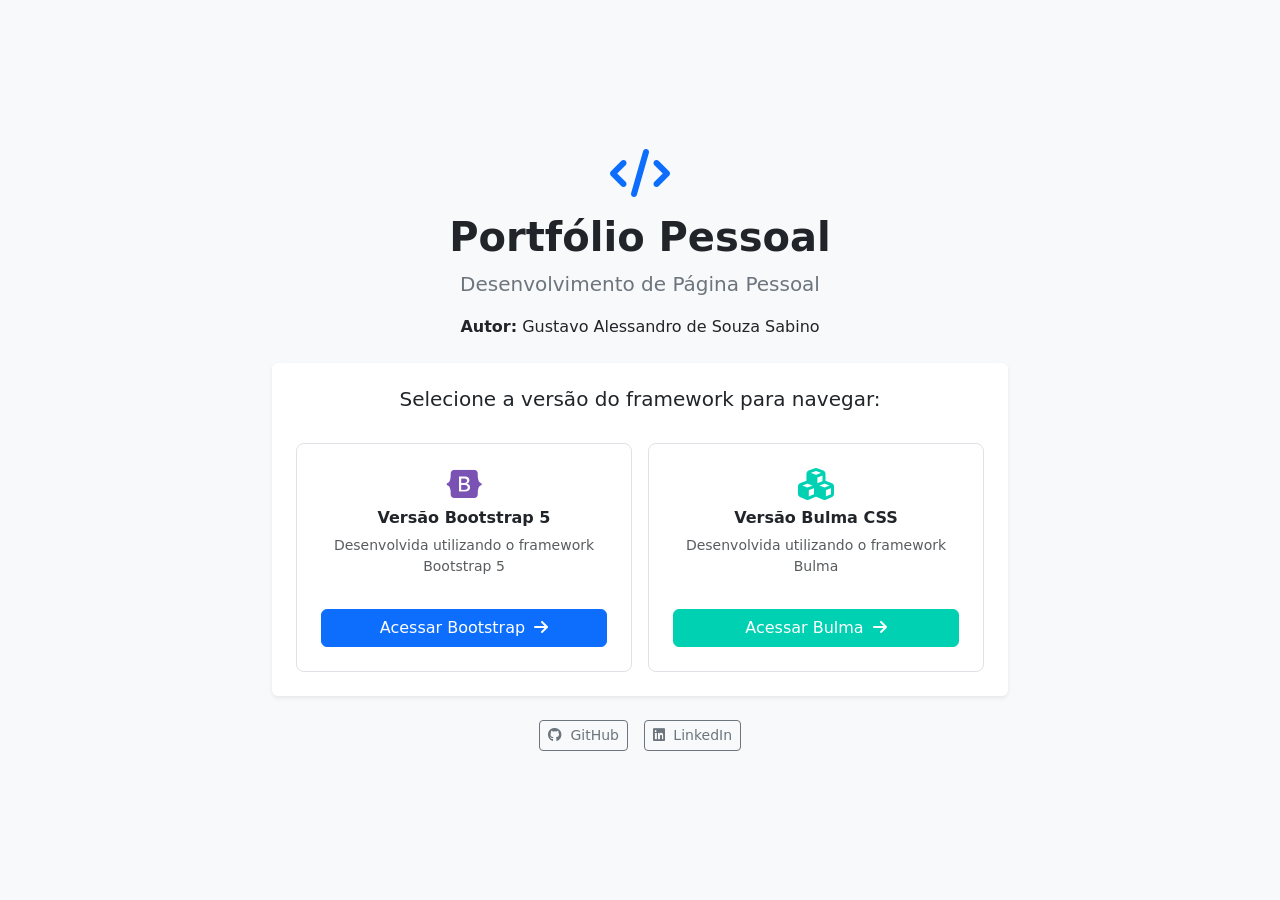
<file: index.html>
<!DOCTYPE html>
<html lang="pt-BR">
<head>
    <meta charset="UTF-8">
    <meta name="viewport" content="width=device-width, initial-scale=1.0">
    <title>Portfólio Web - Gustavo Alessandro</title>
    <!-- Bootstrap 5 CSS para a página inicial de seleção -->
    <link href="https://cdn.jsdelivr.net/npm/bootstrap@5.3.3/dist/css/bootstrap.min.css" rel="stylesheet">
    <link rel="stylesheet" href="https://cdnjs.cloudflare.com/ajax/libs/font-awesome/6.5.0/css/all.min.css">
</head>
<body class="bg-light d-flex align-items-center min-vh-100 py-5">
    <div class="container">
        <div class="row justify-content-center">
            <div class="col-12 col-md-10 col-lg-8 text-center">
                
                <div class="mb-4">
                    <i class="fa-solid fa-code fa-3x text-primary mb-3"></i>
                    <h1 class="fw-bold">Portfólio Pessoal</h1>
                    <p class="text-secondary lead">
                        Desenvolvimento de Página Pessoal
                    </p>
                    <p class="fw-medium text-dark"><strong>Autor:</strong> Gustavo Alessandro de Souza Sabino</p>
                </div>

                <div class="card shadow-sm border-0 mb-4">
                    <div class="card-body p-4">
                        <h2 class="h5 mb-3">Selecione a versão do framework para navegar:</h2>
                        
                        <div class="row g-3 mt-2">
                            <!-- Versão Bootstrap -->
                            <div class="col-12 col-md-6">
                                <div class="p-4 border rounded-3 bg-white h-100 d-flex flex-column justify-content-between">
                                    <div>
                                        <i class="fa-brands fa-bootstrap fa-2x text-purple mb-2" style="color: #7952b3;"></i>
                                        <h3 class="h6 fw-bold">Versão Bootstrap 5</h3>
                                        <p class="small text-muted">Desenvolvida utilizando o framework Bootstrap 5</p>
                                    </div>
                                    <a href="./bootstrap/index.html" class="btn btn-primary w-100 mt-3">
                                        Acessar Bootstrap <i class="fa-solid fa-arrow-right ms-1"></i>
                                    </a>
                                </div>
                            </div>

                            <!-- Versão Bulma -->
                            <div class="col-12 col-md-6">
                                <div class="p-4 border rounded-3 bg-white h-100 d-flex flex-column justify-content-between">
                                    <div>
                                        <i class="fa-solid fa-cubes fa-2x mb-2" style="color: #00d1b2;"></i>
                                        <h3 class="h6 fw-bold">Versão Bulma CSS</h3>
                                        <p class="small text-muted">Desenvolvida utilizando o framework Bulma</p>
                                    </div>
                                    <a href="./outro-framework/index.html" class="btn btn-dark w-100 mt-3" style="background-color: #00d1b2; border-color: #00d1b2;">
                                        Acessar Bulma <i class="fa-solid fa-arrow-right ms-1"></i>
                                    </a>
                                </div>
                            </div>
                        </div>
                    </div>
                </div>

                <div class="d-flex justify-content-center gap-3">
                    <a href="https://github.com/GUSTAVO-ALESSANDRO" target="_blank" class="btn btn-sm btn-outline-secondary">
                        <i class="fa-brands fa-github me-1"></i> GitHub
                    </a>
                    <a href="https://www.linkedin.com/in/gustavo-alessandro-de-souza-sabino-3167a1341" target="_blank" class="btn btn-sm btn-outline-secondary">
                        <i class="fa-brands fa-linkedin me-1"></i> LinkedIn
                    </a>
                </div>

            </div>
        </div>
    </div>
</body>
</html>
</file>
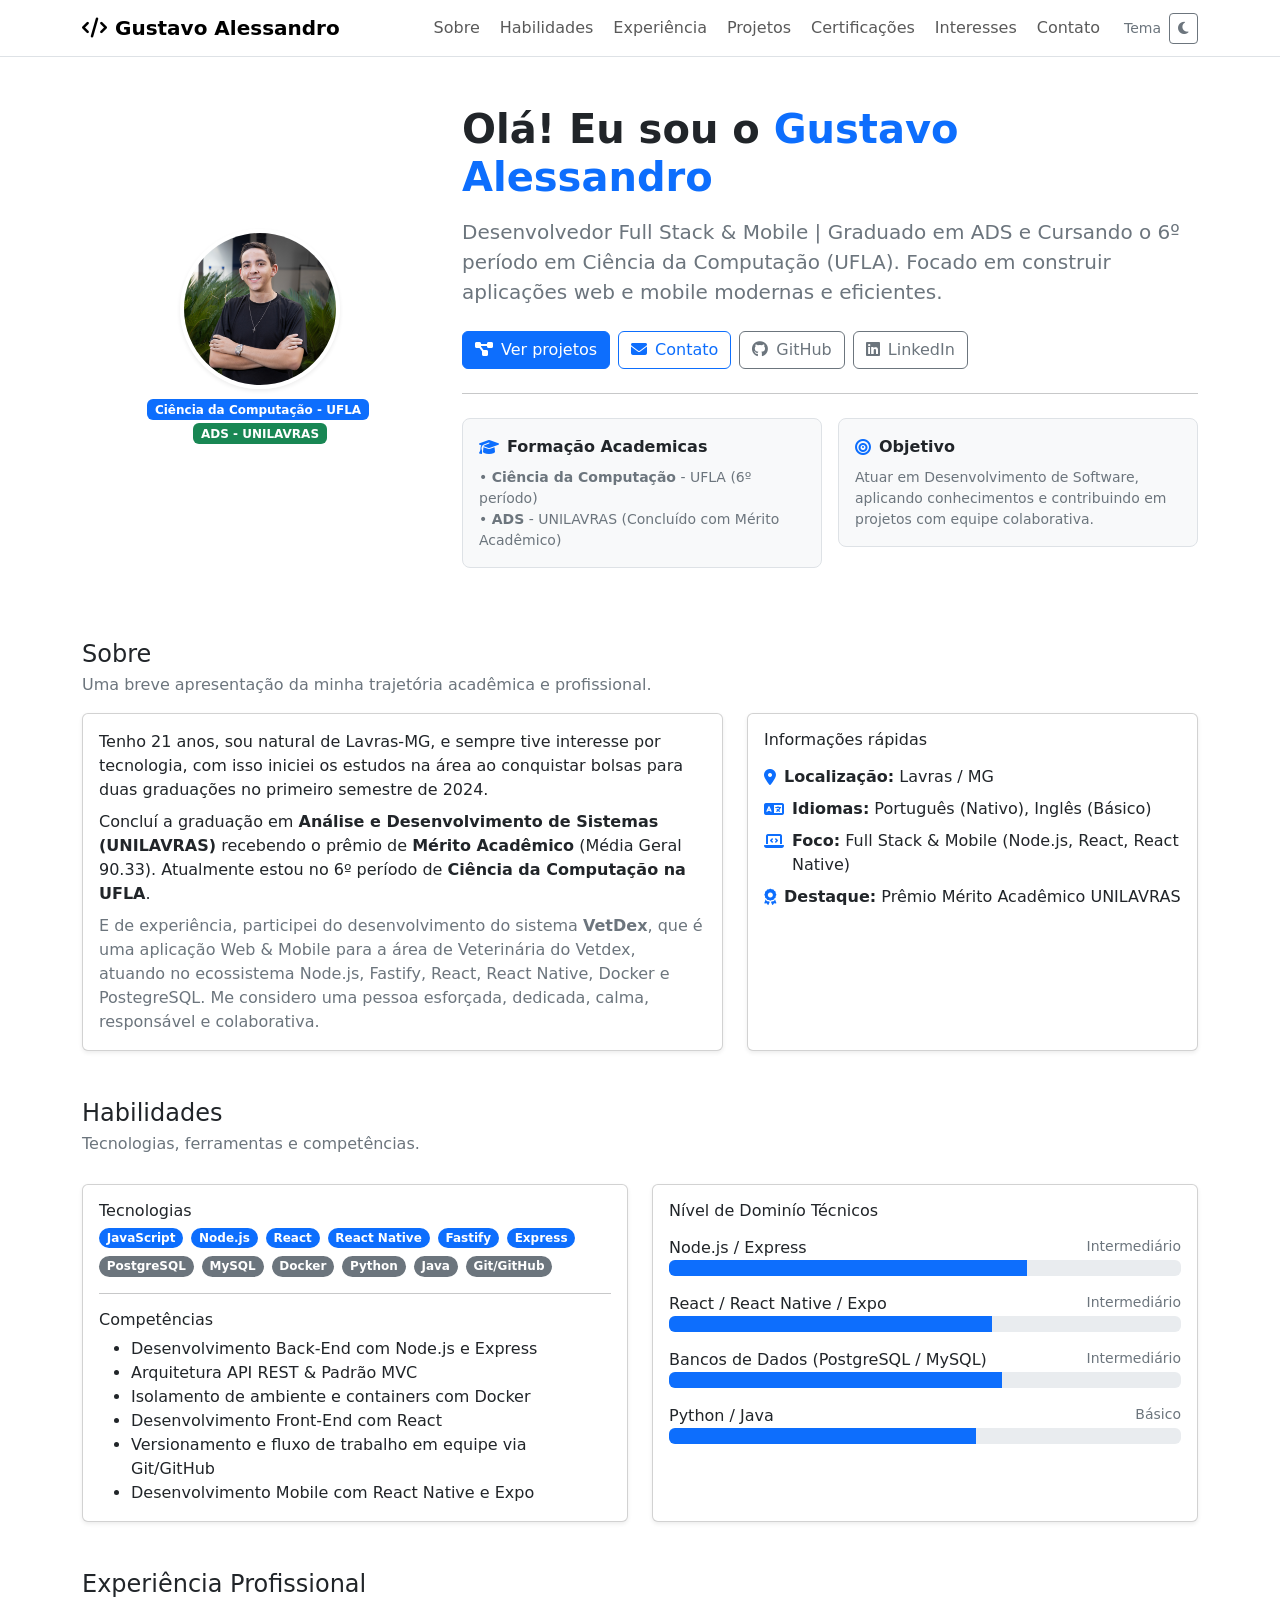
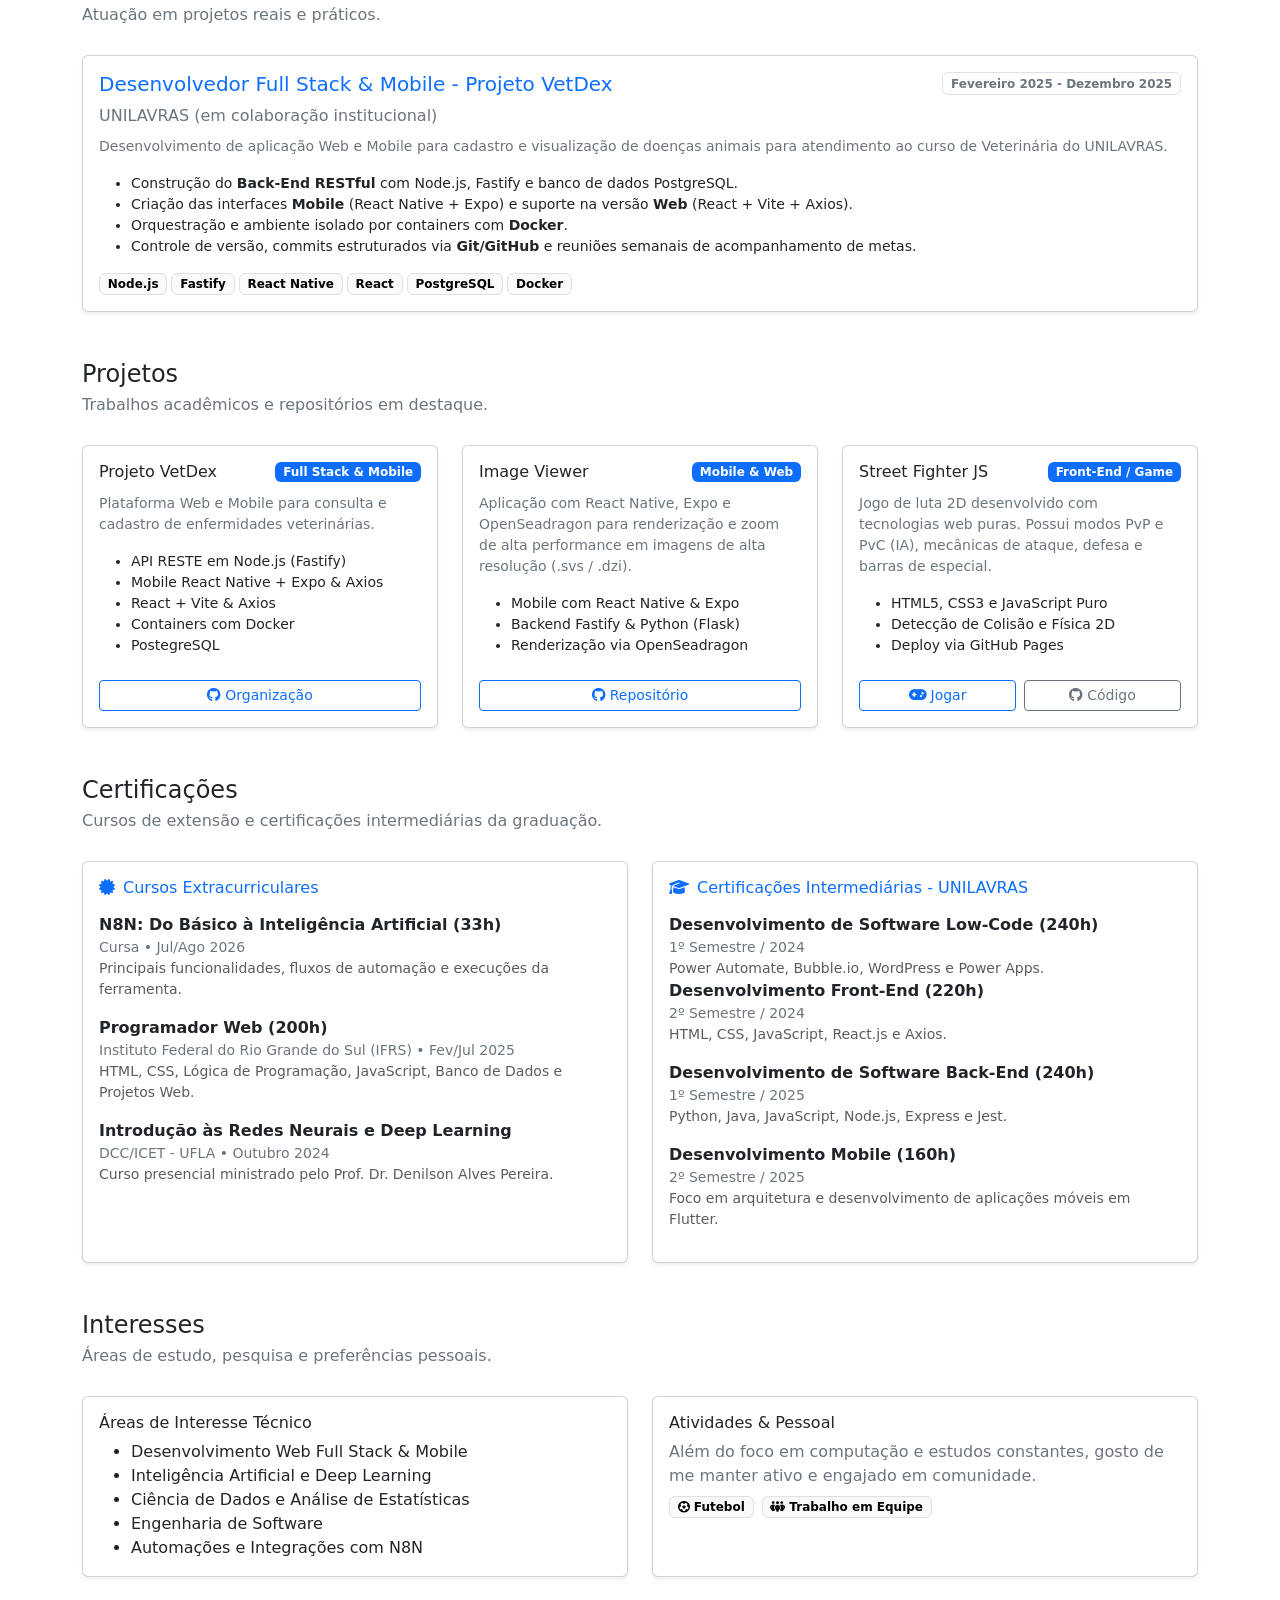
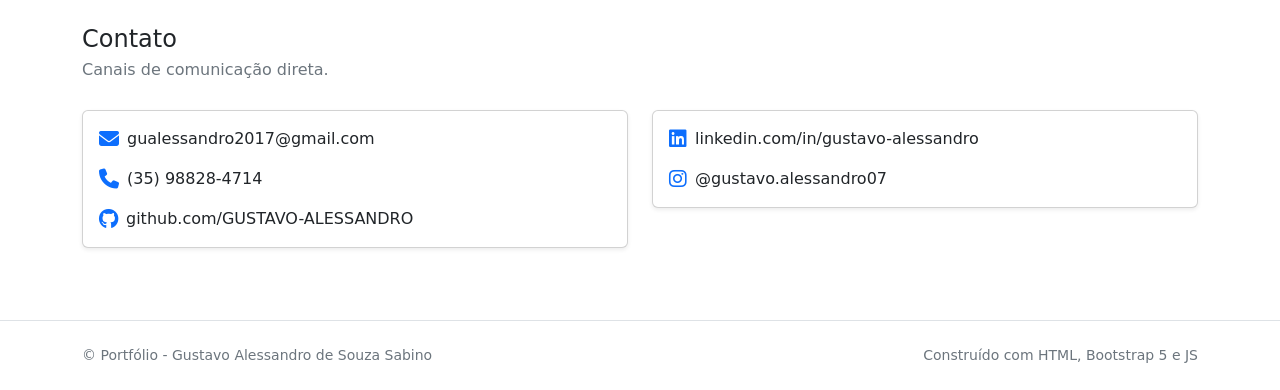
<file: bootstrap/index.html>
<!DOCTYPE html>
<html lang="pt-BR" data-bs-theme="light">
    <head>
        <meta charset="utf-8">
        <meta name="viewport" content="width=device-width, initial-scale=1.0">
        <title>Portfólio Gustavo Alessandro</title>

        <!-- Bootstrap 5 (CSS) -->
        <link href="https://cdn.jsdelivr.net/npm/bootstrap@5.3.3/dist/css/bootstrap.min.css" rel="stylesheet">

        <!-- Font Awesome (ícones) -->
        <link rel="stylesheet" href="https://cdnjs.cloudflare.com/ajax/libs/font-awesome/6.5.0/css/all.min.css">

        <!-- CSS do projeto (externo) -->
        <link rel="stylesheet" href="assets/css/styles.css">
    </head>
    <body class="bg-body">
        <!-- Navbar -->
        <nav class="navbar navbar-expand-lg border-bottom bg-body sticky-top">
            <div class="container">
                <a class="navbar-brand fw-semibold" href="#top">
                    <i class="fa-solid fa-code me-2"></i>Gustavo Alessandro
                </a>
                <button class="navbar-toggler" type="button" data-bs-toggle="collapse" data-bs-target="#navContent">
                    <span class="navbar-toggler-icon"></span>
                </button>
                <div class="collapse navbar-collapse" id="navContent">
                    <ul class="navbar-nav ms-auto gap-lg-1">
                        <li class="nav-item"><a class="nav-link" href="#sobre">Sobre</a></li>
                        <li class="nav-item"><a class="nav-link" href="#habilidades">Habilidades</a></li>
                        <li class="nav-item"><a class="nav-link" href="#experiencia">Experiência</a></li>
                        <li class="nav-item"><a class="nav-link" href="#projetos">Projetos</a></li>
                        <li class="nav-item"><a class="nav-link" href="#certificacoes">Certificações</a></li>
                        <li class="nav-item"><a class="nav-link" href="#interesses">Interesses</a></li>
                        <li class="nav-item"><a class="nav-link" href="#contato">Contato</a></li>
                    </ul>
                    <div class="ms-lg-3 d-flex align-items-center gap-2 py-2 py-lg-0">
                        <span class="small text-secondary d-none d-lg-inline">Tema</span>
                        <button id="themeToggle" class="btn btn-outline-secondary btn-sm" type="button" aria-label="Alternar tema">
                            <i class="fa-solid fa-moon"></i>
                        </button>
                    </div>
                </div>
            </div>
        </nav>

        <!-- Header / Informações Básicas -->
        <header id="top" class="py-5">
            <div class="container">
                <div class="row align-items-center g-4">
                    <div class="col-12 col-lg-4 text-center">
                        <img class="profile-img shadow-sm" src="assets/img/foto.png" alt="Foto de Gustavo Alessandro">
                        <div class="mt-2">
                            <span class="badge text-bg-primary me-1">Ciência da Computação - UFLA</span>
                            <span class="badge text-bg-success">ADS - UNILAVRAS</span>
                        </div>
                    </div>
                    <div class="col-12 col-lg-8">
                        <h1 class="display-6 fw-semibold mb-3">
                            Olá! Eu sou o <span class="text-primary">Gustavo Alessandro</span>
                        </h1>
                        <p class="lead text-secondary mb-4">
                            Desenvolvedor Full Stack & Mobile | Graduado em ADS e Cursando o 6º período em Ciência da Computação (UFLA). Focado em construir aplicações web e mobile modernas e eficientes.
                        </p>
                        <div class="d-flex flex-wrap gap-2">
                            <a class="btn btn-primary" href="#projetos">
                                <i class="fa-solid fa-diagram-project me-2"></i>Ver projetos
                            </a>
                            <a class="btn btn-outline-primary" href="#contato">
                                <i class="fa-solid fa-envelope me-2"></i>Contato
                            </a>
                            <a class="btn btn-outline-secondary" href="https://github.com/GUSTAVO-ALESSANDRO" target="_blank" rel="noreferrer">
                                <i class="fa-brands fa-github me-2"></i>GitHub
                            </a>
                            <a class="btn btn-outline-secondary" href="https://www.linkedin.com/in/gustavo-alessandro-de-souza-sabino-3167a1341" target="_blank" rel="noreferrer">
                                <i class="fa-brands fa-linkedin me-2"></i>LinkedIn
                            </a>
                        </div>
                        <hr class="my-4">
                        <div class="row g-3">
                            <div class="col-12 col-md-6">
                                <div class="p-3 rounded-3 border bg-body-tertiary">
                                    <div class="d-flex align-items-center gap-2 mb-2">
                                        <i class="fa-solid fa-graduation-cap text-primary"></i>
                                        <strong>Formação Academicas</strong>
                                    </div>
                                    <p class="mb-0 text-secondary small">
                                        • <strong>Ciência da Computação</strong> - UFLA (6º período)<br>
                                        • <strong>ADS</strong> - UNILAVRAS (Concluído com Mérito Acadêmico)
                                    </p>
                                </div>
                            </div>
                            <div class="col-12 col-md-6">
                                <div class="p-3 rounded-3 border bg-body-tertiary">
                                    <div class="d-flex align-items-center gap-2 mb-2">
                                        <i class="fa-solid fa-bullseye text-primary"></i>
                                        <strong>Objetivo</strong>
                                    </div>
                                    <p class="mb-0 text-secondary small">
                                        Atuar em Desenvolvimento de Software, aplicando conhecimentos e contribuindo em projetos com equipe colaborativa.
                                    </p>
                                </div>
                            </div>
                        </div>
                    </div>
                </div>
            </div>
        </header>

        <main class="pb-5">
            <!-- Sobre -->
            <section id="sobre" class="py-4">
                <div class="container">
                    <div class="mb-3">
                        <h2 class="h4 mb-1">Sobre</h2>
                        <p class="text-secondary mb-0">Uma breve apresentação da minha trajetória acadêmica e profissional.</p>
                    </div>
                    <div class="row g-4">
                        <div class="col-12 col-lg-7">
                            <div class="card shadow-sm h-100">
                                <div class="card-body">
                                    <p class="mb-2">
                                        Tenho 21 anos, sou natural de Lavras-MG, e sempre tive interesse por tecnologia, com isso iniciei os estudos na área ao conquistar bolsas para duas graduações no primeiro semestre de 2024.
                                    </p>
                                    <p class="mb-2">
                                        Concluí a graduação em <strong>Análise e Desenvolvimento de Sistemas (UNILAVRAS)</strong> recebendo o prêmio de <strong>Mérito Acadêmico</strong> (Média Geral 90.33). Atualmente estou no 6º período de <strong>Ciência da Computação na UFLA</strong>.
                                    </p>
                                    <p class="mb-0 text-secondary">
                                        E de experiência, participei do desenvolvimento do sistema <strong>VetDex</strong>, que é uma aplicação Web & Mobile para a área de Veterinária do Vetdex, atuando no ecossistema Node.js, Fastify, React, React Native, Docker e PostegreSQL. Me considero uma pessoa esforçada, dedicada, calma, responsável e colaborativa.
                                    </p>
                                </div>
                            </div>
                        </div>
                        <div class="col-12 col-lg-5">
                            <div class="card shadow-sm h-100">
                                <div class="card-body">
                                    <h3 class="h6 mb-3">Informações rápidas</h3>
                                    <ul class="list-unstyled mb-0">
                                        <li class="d-flex gap-2 mb-2">
                                            <i class="fa-solid fa-location-dot text-primary mt-1"></i>
                                            <div><strong>Localização:</strong> Lavras / MG</div>
                                        </li>
                                        <li class="d-flex gap-2 align-items-start mb-2">
                                            <i class="fa-solid fa-language mt-1 text-primary"></i>
                                            <div><strong>Idiomas:</strong> Português (Nativo), Inglês (Básico)</div>
                                        </li>
                                        <li class="d-flex gap-2 mb-2">
                                            <i class="fa-solid fa-laptop-code text-primary mt-1"></i>
                                            <div><strong>Foco:</strong> Full Stack & Mobile (Node.js, React, React Native)</div>
                                        </li>
                                        <li class="d-flex gap-2">
                                            <i class="fa-solid fa-award text-primary mt-1"></i>
                                            <div><strong>Destaque:</strong> Prêmio Mérito Acadêmico UNILAVRAS</div>
                                        </li>
                                    </ul>
                                </div>
                            </div>
                        </div>
                    </div>
                </div>
            </section>

            <!-- Habilidades -->
            <section id="habilidades" class="py-4">
                <div class="container">
                    <div class="section-title">
                        <h2 class="h4 mb-1">Habilidades</h2>
                        <p class="text-secondary mb-0">Tecnologias, ferramentas e competências.</p>
                    </div>
                    <div class="row g-4 mt-1">
                        <div class="col-12 col-lg-6">
                            <div class="card shadow-sm h-100">
                                <div class="card-body">
                                    <h3 class="h6">Tecnologias</h3>
                                    <div class="d-flex flex-wrap gap-2">
                                        <span class="badge rounded-pill text-bg-primary">JavaScript</span>
                                        <span class="badge rounded-pill text-bg-primary">Node.js</span>
                                        <span class="badge rounded-pill text-bg-primary">React</span>
                                        <span class="badge rounded-pill text-bg-primary">React Native</span>
                                        <span class="badge rounded-pill text-bg-primary">Fastify</span>
                                        <span class="badge rounded-pill text-bg-primary">Express</span>
                                        <span class="badge rounded-pill text-bg-secondary">PostgreSQL</span>
                                        <span class="badge rounded-pill text-bg-secondary">MySQL</span>
                                        <span class="badge rounded-pill text-bg-secondary">Docker</span>
                                        <span class="badge rounded-pill text-bg-secondary">Python</span>
                                        <span class="badge rounded-pill text-bg-secondary">Java</span>
                                        <span class="badge rounded-pill text-bg-secondary">Git/GitHub</span>
                                    </div>
                                    <hr>
                                    <h3 class="h6">Competências</h3>
                                    <ul class="mb-0">
                                        <li>Desenvolvimento Back-End com Node.js e Express</li>
                                        <li>Arquitetura API REST & Padrão MVC</li>
                                        <li>Isolamento de ambiente e containers com Docker</li>
                                        <li>Desenvolvimento Front-End com React</li>
                                        <li>Versionamento e fluxo de trabalho em equipe via Git/GitHub</li>
                                        <li>Desenvolvimento Mobile com React Native e Expo</li>
                                    </ul>
                                </div>
                            </div>
                        </div>
                        <div class="col-12 col-lg-6">
                            <div class="card shadow-sm h-100">
                                <div class="card-body">
                                    <h3 class="h6 mb-3">Nível de Dominío Técnicos</h3>
                                    
                                    <div class="mb-3">
                                        <div class="d-flex justify-content-between">
                                            <span>Node.js / Express </span><span class="text-secondary small">Intermediário</span>
                                        </div>
                                        <div class="progress" role="progressbar" aria-label="Backend Node" aria-valuenow="85" aria-valuemin="0" aria-valuemax="100">
                                            <div class="progress-bar" style="width: 70%"></div>
                                        </div>
                                    </div>

                                    <div class="mb-3">
                                        <div class="d-flex justify-content-between">
                                            <span>React / React Native / Expo</span><span class="text-secondary small">Intermediário</span>
                                        </div>
                                        <div class="progress" role="progressbar" aria-label="React e Mobile" aria-valuenow="80" aria-valuemin="0" aria-valuemax="100">
                                            <div class="progress-bar" style="width: 63%"></div>
                                        </div>
                                    </div>

                                    <div class="mb-3">
                                        <div class="d-flex justify-content-between">
                                            <span>Bancos de Dados (PostgreSQL / MySQL)</span><span class="text-secondary small">Intermediário</span>
                                        </div>
                                        <div class="progress" role="progressbar" aria-label="Bancos de Dados" aria-valuenow="75" aria-valuemin="0" aria-valuemax="100">
                                            <div class="progress-bar" style="width: 65%"></div>
                                        </div>
                                    </div>

                                    <div class="mb-0">
                                        <div class="d-flex justify-content-between">
                                            <span>Python / Java</span><span class="text-secondary small">Básico</span>
                                        </div>
                                        <div class="progress" role="progressbar" aria-label="Python e Java" aria-valuenow="65" aria-valuemin="0" aria-valuemax="100">
                                            <div class="progress-bar" style="width: 60%"></div>
                                        </div>
                                    </div>
                                </div>
                            </div>
                        </div>
                    </div>
                </div>
            </section>

            <!-- Experiência Profissional -->
            <section id="experiencia" class="py-4">
                <div class="container">
                    <div class="section-title">
                        <h2 class="h4 mb-1">Experiência Profissional</h2>
                        <p class="text-secondary mb-0">Atuação em projetos reais e práticos.</p>
                    </div>
                    <div class="row g-4 mt-1">
                        <div class="col-12">
                            <div class="card shadow-sm">
                                <div class="card-body">
                                    <div class="d-flex flex-column flex-md-row justify-content-between align-items-md-center mb-2">
                                        <h3 class="h5 mb-0 text-primary">Desenvolvedor Full Stack & Mobile - Projeto VetDex</h3>
                                        <span class="badge text-bg-outline border text-secondary">Fevereiro 2025 - Dezembro 2025</span>
                                    </div>
                                    <p class="fw-medium text-secondary mb-2">UNILAVRAS (em colaboração institucional)</p>
                                    <p class="small text-secondary mb-3">
                                        Desenvolvimento de aplicação Web e Mobile para cadastro e visualização de doenças animais para atendimento ao curso de Veterinária do UNILAVRAS.
                                    </p>
                                    <ul class="small mb-3">
                                        <li>Construção do <strong>Back-End RESTful</strong> com Node.js, Fastify e banco de dados PostgreSQL.</li>
                                        <li>Criação das interfaces <strong>Mobile</strong> (React Native + Expo) e suporte na versão <strong>Web</strong> (React + Vite + Axios).</li>
                                        <li>Orquestração e ambiente isolado por containers com <strong>Docker</strong>.</li>
                                        <li>Controle de versão, commits estruturados via <strong>Git/GitHub</strong> e reuniões semanais de acompanhamento de metas.</li>
                                    </ul>
                                    <div class="d-flex flex-wrap gap-1">
                                        <span class="badge text-bg-light border">Node.js</span>
                                        <span class="badge text-bg-light border">Fastify</span>
                                        <span class="badge text-bg-light border">React Native</span>
                                        <span class="badge text-bg-light border">React</span>
                                        <span class="badge text-bg-light border">PostgreSQL</span>
                                        <span class="badge text-bg-light border">Docker</span>
                                    </div>
                                </div>
                            </div>
                        </div>
                    </div>
                </div>
            </section>

            <!-- Projetos -->
            <section id="projetos" class="py-4">
                <div class="container">
                    <div class="section-title">
                        <h2 class="h4 mb-1">Projetos</h2>
                        <p class="text-secondary mb-0">Trabalhos acadêmicos e repositórios em destaque.</p>
                    </div>
                    <div class="row g-4 mt-1">
                        <!-- Projeto VetDex -->
                        <div class="col-12 col-md-6 col-lg-4">
                            <div class="card shadow-sm h-100">
                                <div class="card-body d-flex flex-column">
                                    <div class="d-flex align-items-start justify-content-between gap-2 mb-2">
                                        <h3 class="h6 mb-1">Projeto VetDex</h3>
                                        <span class="badge text-bg-primary">Full Stack & Mobile</span>
                                    </div>
                                    <p class="text-secondary small">
                                        Plataforma Web e Mobile para consulta e cadastro de enfermidades veterinárias.
                                    </p>
                                    <ul class="small mb-4">
                                        <li>API RESTE em Node.js (Fastify)</li>
                                        <li>Mobile React Native + Expo & Axios</li>
                                        <li>React + Vite & Axios</li>
                                        <li>Containers com Docker</li>
                                        <li>PostegreSQL</li>
                                    </ul>
                                    <div class="mt-auto d-flex gap-2">
                                        <a class="btn btn-sm btn-outline-primary w-100" href="https://github.com/Vetdex" target="_blank" rel="noreferrer">
                                            <i class="fa-brands fa-github me-1"></i>Organização
                                        </a>
                                    </div>
                                </div>
                            </div>
                        </div>

                        <!-- Projeto Image-Viewer -->
                        <div class="col-12 col-md-6 col-lg-4">
                            <div class="card shadow-sm h-100">
                                <div class="card-body d-flex flex-column">
                                    <div class="d-flex align-items-start justify-content-between gap-2 mb-2">
                                        <h3 class="h6 mb-1">Image Viewer</h3>
                                        <span class="badge text-bg-primary">Mobile & Web</span>
                                    </div>
                                    <p class="text-secondary small">
                                        Aplicação com React Native, Expo e OpenSeadragon para renderização e zoom de alta performance em imagens de alta resolução (.svs / .dzi).
                                    </p>
                                    <ul class="small mb-4">
                                        <li>Mobile com React Native & Expo</li>
                                        <li>Backend Fastify & Python (Flask)</li>
                                        <li>Renderização via OpenSeadragon</li>
                                    </ul>
                                    <div class="mt-auto d-flex gap-2">
                                        <a class="btn btn-sm btn-outline-primary w-100" href="https://github.com/GUSTAVO-ALESSANDRO/Image-Viewer" target="_blank" rel="noreferrer">
                                            <i class="fa-brands fa-github me-1"></i>Repositório
                                        </a>
                                    </div>
                                </div>
                            </div>
                        </div>

                        <!-- Projeto Street Fighter JS -->
                        <div class="col-12 col-md-6 col-lg-4">
                            <div class="card shadow-sm h-100">
                                <div class="card-body d-flex flex-column">
                                    <div class="d-flex align-items-start justify-content-between gap-2 mb-2">
                                        <h3 class="h6 mb-1">Street Fighter JS</h3>
                                        <span class="badge text-bg-primary">Front-End / Game</span>
                                    </div>
                                    <p class="text-secondary small">
                                        Jogo de luta 2D desenvolvido com tecnologias web puras. Possui modos PvP e PvC (IA), mecânicas de ataque, defesa e barras de especial.
                                    </p>
                                    <ul class="small mb-4">
                                        <li>HTML5, CSS3 e JavaScript Puro</li>
                                        <li>Detecção de Colisão e Física 2D</li>
                                        <li>Deploy via GitHub Pages</li>
                                    </ul>
                                    <div class="mt-auto d-flex gap-2">
                                        <a class="btn btn-sm btn-outline-primary w-100" href="https://gustavo-alessandro.github.io/street-fighter-js/" target="_blank" rel="noreferrer">
                                            <i class="fa-solid fa-gamepad me-1"></i>Jogar
                                        </a>
                                        <a class="btn btn-sm btn-outline-secondary w-100" href="https://github.com/GUSTAVO-ALESSANDRO/street-fighter-js" target="_blank" rel="noreferrer">
                                            <i class="fa-brands fa-github me-1"></i>Código
                                        </a>
                                    </div>
                                </div>
                            </div>
                        </div>
                    </div>
                </div>
            </section>

            <!-- Certificações -->
            <section id="certificacoes" class="py-4">
                <div class="container">
                    <div class="section-title">
                        <h2 class="h4 mb-1">Certificações</h2>
                        <p class="text-secondary mb-0">Cursos de extensão e certificações intermediárias da graduação.</p>
                    </div>
                    <div class="row g-4 mt-1">
                        <div class="col-12 col-lg-6">
                            <div class="card shadow-sm h-100">
                                <div class="card-body">
                                    <h3 class="h6 mb-3 text-primary"><i class="fa-solid fa-certificate me-2"></i>Cursos Extracurriculares</h3>
                                    <ul class="list-unstyled mb-0">
                                        <li class="mb-3">
                                            <strong>N8N: Do Básico à Inteligência Artificial (33h)</strong>
                                            <div class="small text-secondary">Cursa • Jul/Ago 2026</div>
                                            <p class="small text-muted mb-0">Principais funcionalidades, fluxos de automação e execuções da ferramenta.</p>
                                        </li>
                                        <li class="mb-3">
                                            <strong>Programador Web (200h)</strong>
                                            <div class="small text-secondary">Instituto Federal do Rio Grande do Sul (IFRS) • Fev/Jul 2025</div>
                                            <p class="small text-muted mb-0">HTML, CSS, Lógica de Programação, JavaScript, Banco de Dados e Projetos Web.</p>
                                        </li>
                                        <li>
                                            <strong>Introdução às Redes Neurais e Deep Learning</strong>
                                            <div class="small text-secondary">DCC/ICET - UFLA • Outubro 2024</div>
                                            <p class="small text-muted mb-0">Curso presencial ministrado pelo Prof. Dr. Denilson Alves Pereira.</p>
                                        </li>
                                    </ul>
                                </div>
                            </div>
                        </div>

                        <div class="col-12 col-lg-6">
                            <div class="card shadow-sm h-100">
                                <div class="card-body">
                                    <h3 class="h6 mb-3 text-primary"><i class="fa-solid fa-graduation-cap me-2"></i>Certificações Intermediárias - UNILAVRAS</h3>
                                    <ul class="list-unstyled mb-0">
                                        <li>
                                            <strong>Desenvolvimento de Software Low-Code (240h)</strong>
                                            <div class="small text-secondary">1º Semestre / 2024</div>
                                            <p class="small text-muted mb-0">Power Automate, Bubble.io, WordPress e Power Apps.</p>
                                        </li>
                                        <li class="mb-3">
                                            <strong>Desenvolvimento Front-End (220h)</strong>
                                            <div class="small text-secondary">2º Semestre / 2024</div>
                                            <p class="small text-muted mb-0">HTML, CSS, JavaScript, React.js e Axios.</p>
                                        </li>
                                        <li class="mb-3">
                                            <strong>Desenvolvimento de Software Back-End (240h)</strong>
                                            <div class="small text-secondary">1º Semestre / 2025</div>
                                            <p class="small text-muted mb-0">Python, Java, JavaScript, Node.js, Express e Jest.</p>
                                        </li>
                                        <li class="mb-3">
                                            <strong>Desenvolvimento Mobile (160h)</strong>
                                            <div class="small text-secondary">2º Semestre / 2025</div>
                                            <p class="small text-muted mb-0">Foco em arquitetura e desenvolvimento de aplicações móveis em Flutter.</p>
                                        </li>
                                    </ul>
                                </div>
                            </div>
                        </div>
                    </div>
                </div>
            </section>

            <!-- Interesses -->
            <section id="interesses" class="py-4">
                <div class="container">
                    <div class="section-title">
                        <h2 class="h4 mb-1">Interesses</h2>
                        <p class="text-secondary mb-0">Áreas de estudo, pesquisa e preferências pessoais.</p>
                    </div>
                    <div class="row g-4 mt-1">
                        <div class="col-12 col-lg-6">
                            <div class="card shadow-sm h-100">
                                <div class="card-body">
                                    <h3 class="h6">Áreas de Interesse Técnico</h3>
                                    <ul class="mb-0">
                                        <li>Desenvolvimento Web Full Stack & Mobile</li>
                                        <li>Inteligência Artificial e Deep Learning</li>
                                        <li>Ciência de Dados e Análise de Estatísticas</li>
                                        <li>Engenharia de Software</li>
                                        <li>Automações e Integrações com N8N</li>
                                    </ul>
                                </div>
                            </div>
                        </div>
                        <div class="col-12 col-lg-6">
                            <div class="card shadow-sm h-100">
                                <div class="card-body">
                                    <h3 class="h6">Atividades & Pessoal</h3>
                                    <p class="text-secondary mb-2">
                                        Além do foco em computação e estudos constantes, gosto de me manter ativo e engajado em comunidade.
                                    </p>
                                    <div class="d-flex flex-wrap gap-2">
                                        <span class="badge text-bg-light border"><i class="fa-solid fa-futbol me-1"></i>Futebol</span>
                                        <span class="badge text-bg-light border"><i class="fa-solid fa-people-group me-1"></i>Trabalho em Equipe</span>
                                    </div>
                                </div>
                            </div>
                        </div>
                    </div>
                </div>
            </section>

            <!-- Contato -->
            <section id="contato" class="py-4">
                <div class="container">
                    <div class="section-title">
                        <h2 class="h4 mb-1">Contato</h2>
                        <p class="text-secondary mb-0">Canais de comunicação direta.</p>
                    </div>
                    <div class="row g-4 mt-1">
                        <div class="col-12 col-lg-6">
                            <div class="card shadow-sm">
                                <div class="card-body">
                                    <ul class="list-unstyled mb-0">
                                        <li class="d-flex gap-2 align-items-center mb-3">
                                            <i class="fa-solid fa-envelope text-primary fa-lg"></i>
                                            <a class="text-decoration-none text-body" href="mailto:gualessandro2017@gmail.com">gualessandro2017@gmail.com</a>
                                        </li>
                                        <li class="d-flex gap-2 align-items-center mb-3">
                                            <i class="fa-solid fa-phone text-primary fa-lg"></i>
                                            <a class="text-decoration-none text-body" href="tel:+5535988284714">(35) 98828-4714</a>
                                        </li>
                                        <li class="d-flex gap-2 align-items-center">
                                            <i class="fa-brands fa-github text-primary fa-lg"></i>
                                            <a class="text-decoration-none text-body" href="https://github.com/GUSTAVO-ALESSANDRO" target="_blank" rel="noreferrer">
                                                github.com/GUSTAVO-ALESSANDRO
                                            </a>
                                        </li>
                                    </ul>
                                </div>
                            </div>
                        </div>
                        <div class="col-12 col-lg-6">
                            <div class="card shadow-sm">
                                <div class="card-body">
                                    <ul class="list-unstyled mb-0">
                                        <li class="d-flex gap-2 align-items-center mb-3">
                                            <i class="fa-brands fa-linkedin text-primary fa-lg"></i>
                                            <a class="text-decoration-none text-body" href="https://www.linkedin.com/in/gustavo-alessandro-de-souza-sabino-3167a1341" target="_blank" rel="noreferrer">
                                                linkedin.com/in/gustavo-alessandro
                                            </a>
                                        </li>
                                        <li class="d-flex gap-2 align-items-center">
                                            <i class="fa-brands fa-instagram text-primary fa-lg"></i>
                                            <a class="text-decoration-none text-body" href="https://www.instagram.com/gustavo.alessandro07/" target="_blank" rel="noreferrer">
                                                @gustavo.alessandro07
                                            </a>
                                        </li>
                                    </ul>
                                </div>
                            </div>
                        </div>
                    </div>
                </div>
            </section>
        </main>

        <!-- Rodapé da Página -->
        <footer class="border-top py-4">
            <div class="container d-flex flex-column flex-md-row justify-content-between align-items-center gap-2">
                <small class="text-secondary">© <span id="year"></span> Portfólio - Gustavo Alessandro de Souza Sabino</small>
                <small class="text-secondary">Construído com HTML, Bootstrap 5 e JS</small>
            </div>
        </footer>

        <!-- Bootstrap JS -->
        <script src="https://cdn.jsdelivr.net/npm/bootstrap@5.3.3/dist/js/bootstrap.bundle.min.js"></script>

        <!-- JS do projeto -->
        <script src="assets/js/script.js"></script>
    </body>
</html>
</file>
<file: bootstrap/assets/css/styles.css>
/* Ajusta tamanho da imagem de perfil */
.profile-img {
    width: 160px;
    height: 160px;
    border-radius: 999px;
    border: 4px solid rgba(255, 255, 255, 0.7);
}

/* Melhorar espaçamento do âncora/título (por causa da navbar fixa) */
section {
    scroll-margin-top: 90px;
}
</file>
